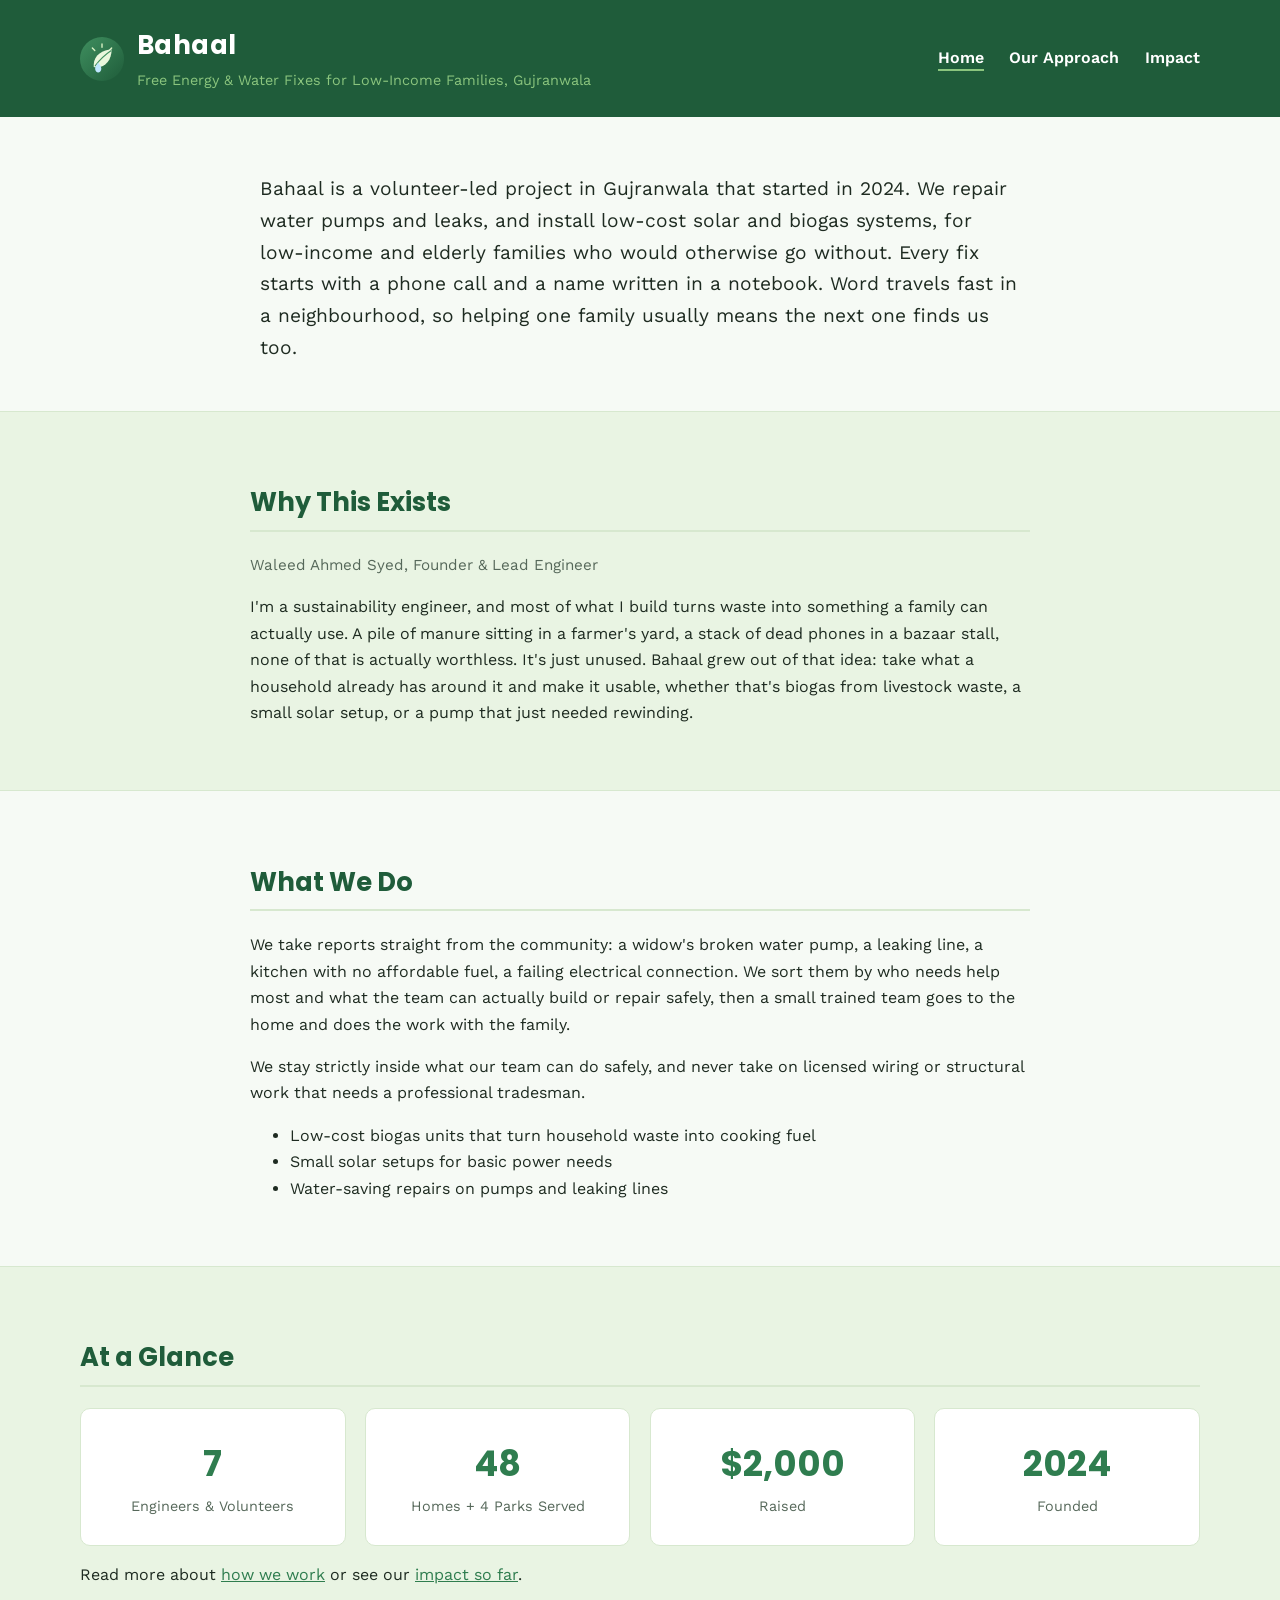
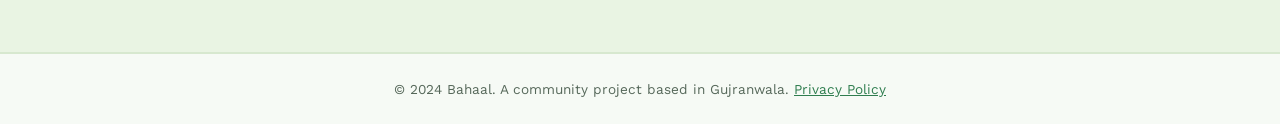
<file: index.html>
<!DOCTYPE html>
<html lang="en">
<head>
<meta charset="UTF-8">
<meta name="viewport" content="width=device-width, initial-scale=1.0">
<title>Bahaal - Free Energy & Water Fixes</title>
<meta name="description" content="Bahaal provides free solar, biogas, and water-saving fixes to low-income and elderly families in Gujranwala.">
<link rel="canonical" href="https://bahaalgrw.site/">
<meta property="og:title" content="Bahaal - Free Energy & Water Fixes">
<meta property="og:description" content="Bahaal provides free solar, biogas, and water-saving fixes to low-income and elderly families in Gujranwala.">
<meta property="og:image" content="https://bahaalgrw.site/og-image.png">
<meta property="og:url" content="https://bahaalgrw.site/">
<meta property="og:type" content="website">
<link rel="stylesheet" href="/style.css">
<link rel="icon" type="image/svg+xml" href="/logo.svg">
<script type="application/ld+json">
{
  "@context": "https://schema.org",
  "@type": "NGO",
  "name": "Bahaal",
  "url": "https://bahaalgrw.site/",
  "logo": "https://bahaalgrw.site/logo.svg",
  "foundingDate": "2024",
  "description": "Bahaal is a volunteer-led project in Gujranwala, Pakistan that repairs water pumps and leaks and installs low-cost solar and biogas systems for low-income and elderly families.",
  "areaServed": {
    "@type": "City",
    "name": "Gujranwala"
  }
}
</script>
</head>
<body>
<header>
  <div class="header-inner">
    <div class="brand">
      <img src="/logo.svg" alt="Bahaal logo">
      <div>
        <h1>Bahaal</h1>
        <p class="tagline">Free Energy & Water Fixes for Low-Income Families, Gujranwala</p>
      </div>
    </div>
    <nav>
      <ul>
        <li><a href="/" class="active">Home</a></li>
        <li><a href="/approach/">Our Approach</a></li>
        <li><a href="/impact/">Impact</a></li>
      </ul>
    </nav>
  </div>
</header>

<main>
  <section class="band hero">
    <p>
      Bahaal is a volunteer-led project in Gujranwala that started in 2024. We repair water pumps and
      leaks, and install low-cost solar and biogas systems, for low-income and elderly families who would
      otherwise go without. Every fix starts with a phone call and a name written in a notebook. Word
      travels fast in a neighbourhood, so helping one family usually means the next one finds us too.
    </p>
  </section>

  <section class="band band-alt">
    <div class="wrap-narrow">
      <h2>Why This Exists</h2>
      <p class="note">Waleed Ahmed Syed, Founder &amp; Lead Engineer</p>
      <p>
        I'm a sustainability engineer, and most of what I build turns waste into something a family can
        actually use. A pile of manure sitting in a farmer's yard, a stack of dead phones in a bazaar
        stall, none of that is actually worthless. It's just unused. Bahaal grew out of that idea: take
        what a household already has around it and make it usable, whether that's biogas from livestock
        waste, a small solar setup, or a pump that just needed rewinding.
      </p>
    </div>
  </section>

  <section class="band">
    <div class="wrap-narrow">
      <h2>What We Do</h2>
      <p>
        We take reports straight from the community: a widow's broken water pump, a leaking line, a
        kitchen with no affordable fuel, a failing electrical connection. We sort them by who needs help
        most and what the team can actually build or repair safely, then a small trained team goes to the
        home and does the work with the family.
      </p>
      <p>
        We stay strictly inside what our team can do safely, and never take on licensed wiring or
        structural work that needs a professional tradesman.
      </p>
      <ul>
        <li>Low-cost biogas units that turn household waste into cooking fuel</li>
        <li>Small solar setups for basic power needs</li>
        <li>Water-saving repairs on pumps and leaking lines</li>
      </ul>
    </div>
  </section>

  <section class="band band-alt">
    <div class="wrap">
      <h2>At a Glance</h2>
    </div>
    <div class="stats">
      <div class="stat-card">
        <span class="num">7</span>
        <span class="label">Engineers &amp; Volunteers</span>
      </div>
      <div class="stat-card">
        <span class="num">48</span>
        <span class="label">Homes + 4 Parks Served</span>
      </div>
      <div class="stat-card">
        <span class="num">$2,000</span>
        <span class="label">Raised</span>
      </div>
      <div class="stat-card">
        <span class="num">2024</span>
        <span class="label">Founded</span>
      </div>
    </div>
    <div class="wrap">
      <p>
        Read more about <a href="/approach/">how we work</a> or see our
        <a href="/impact/">impact so far</a>.
      </p>
    </div>
  </section>
</main>

<footer>
  &copy; 2024 Bahaal. A community project based in Gujranwala. <a href="/privacy/">Privacy Policy</a>
</footer>
</body>
</html>
</file>
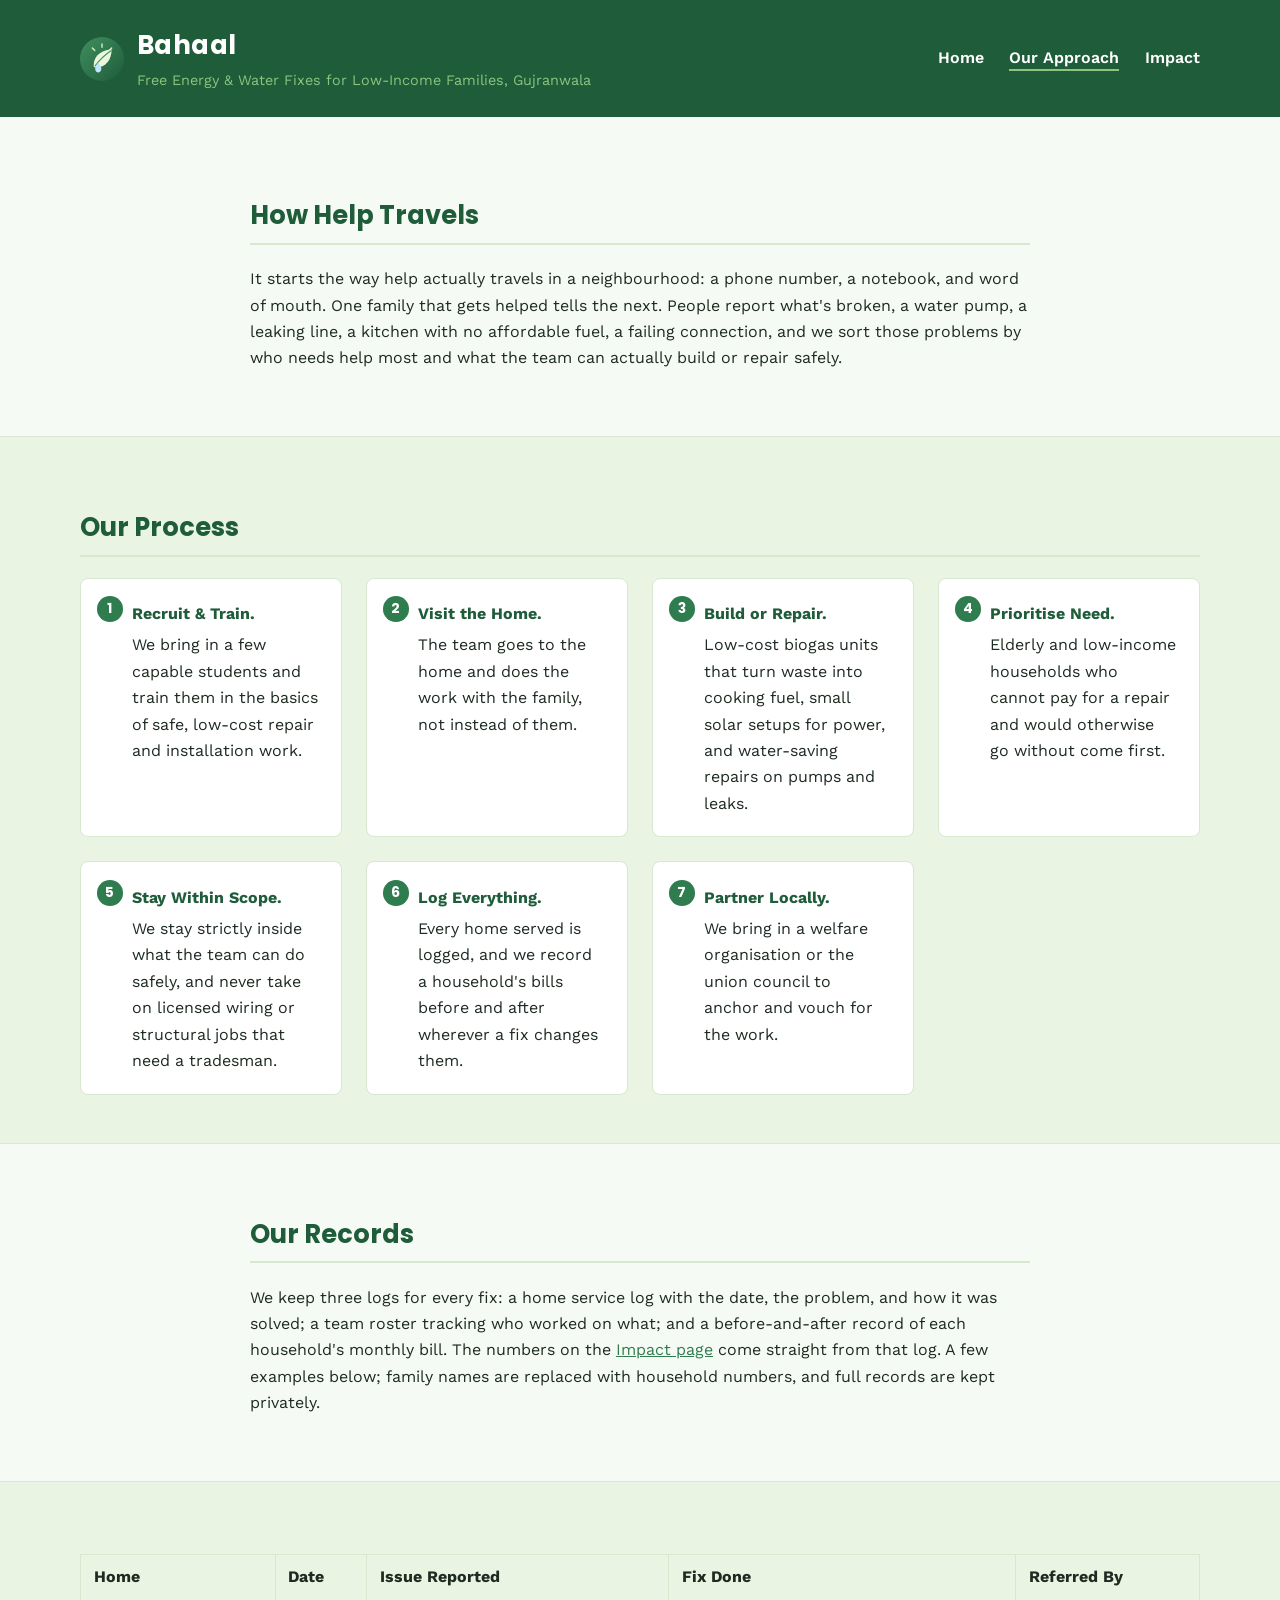
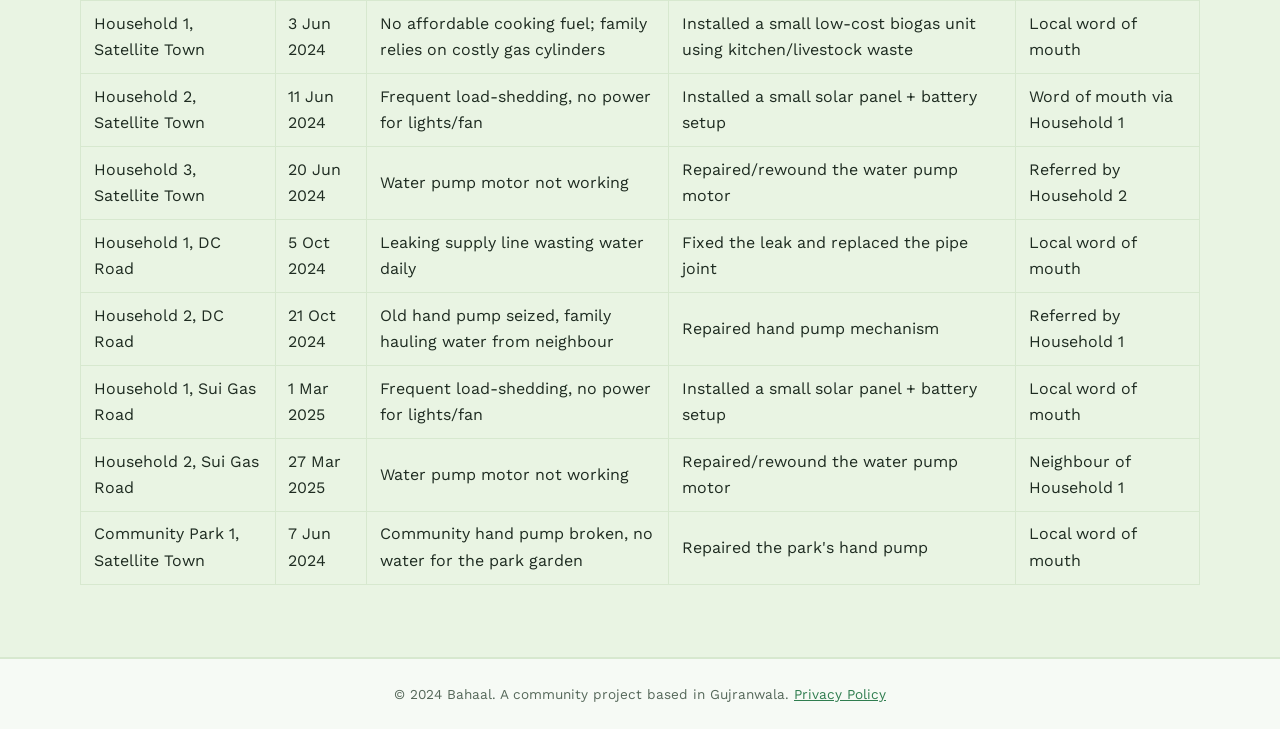
<file: approach/index.html>
<!DOCTYPE html>
<html lang="en">
<head>
<meta charset="UTF-8">
<meta name="viewport" content="width=device-width, initial-scale=1.0">
<title>Our Approach - Bahaal</title>
<meta name="description" content="How Bahaal finds families in need, trains volunteers, and does the repair work.">
<link rel="canonical" href="https://bahaalgrw.site/approach/">
<meta property="og:title" content="Our Approach - Bahaal">
<meta property="og:description" content="How Bahaal finds families in need, trains volunteers, and does the repair work.">
<meta property="og:image" content="https://bahaalgrw.site/og-image.png">
<meta property="og:url" content="https://bahaalgrw.site/approach/">
<meta property="og:type" content="website">
<link rel="stylesheet" href="/style.css">
<link rel="icon" type="image/svg+xml" href="/logo.svg">
<script type="application/ld+json">
{
  "@context": "https://schema.org",
  "@type": "NGO",
  "name": "Bahaal",
  "url": "https://bahaalgrw.site/",
  "logo": "https://bahaalgrw.site/logo.svg",
  "foundingDate": "2024",
  "description": "Bahaal is a volunteer-led project in Gujranwala, Pakistan that repairs water pumps and leaks and installs low-cost solar and biogas systems for low-income and elderly families.",
  "areaServed": {
    "@type": "City",
    "name": "Gujranwala"
  }
}
</script>
</head>
<body>
<header>
  <div class="header-inner">
    <div class="brand">
      <img src="/logo.svg" alt="Bahaal logo">
      <div>
        <h1>Bahaal</h1>
        <p class="tagline">Free Energy & Water Fixes for Low-Income Families, Gujranwala</p>
      </div>
    </div>
    <nav>
      <ul>
        <li><a href="/">Home</a></li>
        <li><a href="/approach/" class="active">Our Approach</a></li>
        <li><a href="/impact/">Impact</a></li>
      </ul>
    </nav>
  </div>
</header>

<main>
  <section class="band">
    <div class="wrap-narrow">
      <h2>How Help Travels</h2>
      <p>
        It starts the way help actually travels in a neighbourhood: a phone number, a notebook, and word
        of mouth. One family that gets helped tells the next. People report what's broken, a water pump, a
        leaking line, a kitchen with no affordable fuel, a failing connection, and we sort those problems
        by who needs help most and what the team can actually build or repair safely.
      </p>
    </div>
  </section>

  <section class="band band-alt">
    <div class="wrap">
      <h2>Our Process</h2>
    </div>
    <ol class="timeline">
      <li>
        <strong>Recruit &amp; Train.</strong> We bring in a few capable students and train them in the
        basics of safe, low-cost repair and installation work.
      </li>
      <li>
        <strong>Visit the Home.</strong> The team goes to the home and does the work with the family, not
        instead of them.
      </li>
      <li>
        <strong>Build or Repair.</strong> Low-cost biogas units that turn waste into cooking fuel, small
        solar setups for power, and water-saving repairs on pumps and leaks.
      </li>
      <li>
        <strong>Prioritise Need.</strong> Elderly and low-income households who cannot pay for a repair
        and would otherwise go without come first.
      </li>
      <li>
        <strong>Stay Within Scope.</strong> We stay strictly inside what the team can do safely, and never
        take on licensed wiring or structural jobs that need a tradesman.
      </li>
      <li>
        <strong>Log Everything.</strong> Every home served is logged, and we record a household's bills
        before and after wherever a fix changes them.
      </li>
      <li>
        <strong>Partner Locally.</strong> We bring in a welfare organisation or the union council to
        anchor and vouch for the work.
      </li>
    </ol>
  </section>

  <section class="band">
    <div class="wrap-narrow">
      <h2>Our Records</h2>
      <p>
        We keep three logs for every fix: a home service log with the date, the problem, and how it was
        solved; a team roster tracking who worked on what; and a before-and-after record of each
        household's monthly bill. The numbers on the <a href="/impact/">Impact page</a> come straight from
        that log. A few examples below; family names are replaced with household numbers, and full
        records are kept privately.
      </p>
    </div>
  </section>

  <section class="band band-alt">
    <div class="wrap">
      <div class="table-scroll">
        <table>
          <thead>
            <tr><th>Home</th><th>Date</th><th>Issue Reported</th><th>Fix Done</th><th>Referred By</th></tr>
          </thead>
          <tbody>
            <tr><td>Household 1, Satellite Town</td><td>3 Jun 2024</td><td>No affordable cooking fuel; family relies on costly gas cylinders</td><td>Installed a small low-cost biogas unit using kitchen/livestock waste</td><td>Local word of mouth</td></tr>
            <tr><td>Household 2, Satellite Town</td><td>11 Jun 2024</td><td>Frequent load-shedding, no power for lights/fan</td><td>Installed a small solar panel + battery setup</td><td>Word of mouth via Household 1</td></tr>
            <tr><td>Household 3, Satellite Town</td><td>20 Jun 2024</td><td>Water pump motor not working</td><td>Repaired/rewound the water pump motor</td><td>Referred by Household 2</td></tr>
            <tr><td>Household 1, DC Road</td><td>5 Oct 2024</td><td>Leaking supply line wasting water daily</td><td>Fixed the leak and replaced the pipe joint</td><td>Local word of mouth</td></tr>
            <tr><td>Household 2, DC Road</td><td>21 Oct 2024</td><td>Old hand pump seized, family hauling water from neighbour</td><td>Repaired hand pump mechanism</td><td>Referred by Household 1</td></tr>
            <tr><td>Household 1, Sui Gas Road</td><td>1 Mar 2025</td><td>Frequent load-shedding, no power for lights/fan</td><td>Installed a small solar panel + battery setup</td><td>Local word of mouth</td></tr>
            <tr><td>Household 2, Sui Gas Road</td><td>27 Mar 2025</td><td>Water pump motor not working</td><td>Repaired/rewound the water pump motor</td><td>Neighbour of Household 1</td></tr>
            <tr><td>Community Park 1, Satellite Town</td><td>7 Jun 2024</td><td>Community hand pump broken, no water for the park garden</td><td>Repaired the park's hand pump</td><td>Local word of mouth</td></tr>
          </tbody>
        </table>
      </div>
    </div>
  </section>
</main>

<footer>
  &copy; 2024 Bahaal. A community project based in Gujranwala. <a href="/privacy/">Privacy Policy</a>
</footer>
</body>
</html>
</file>
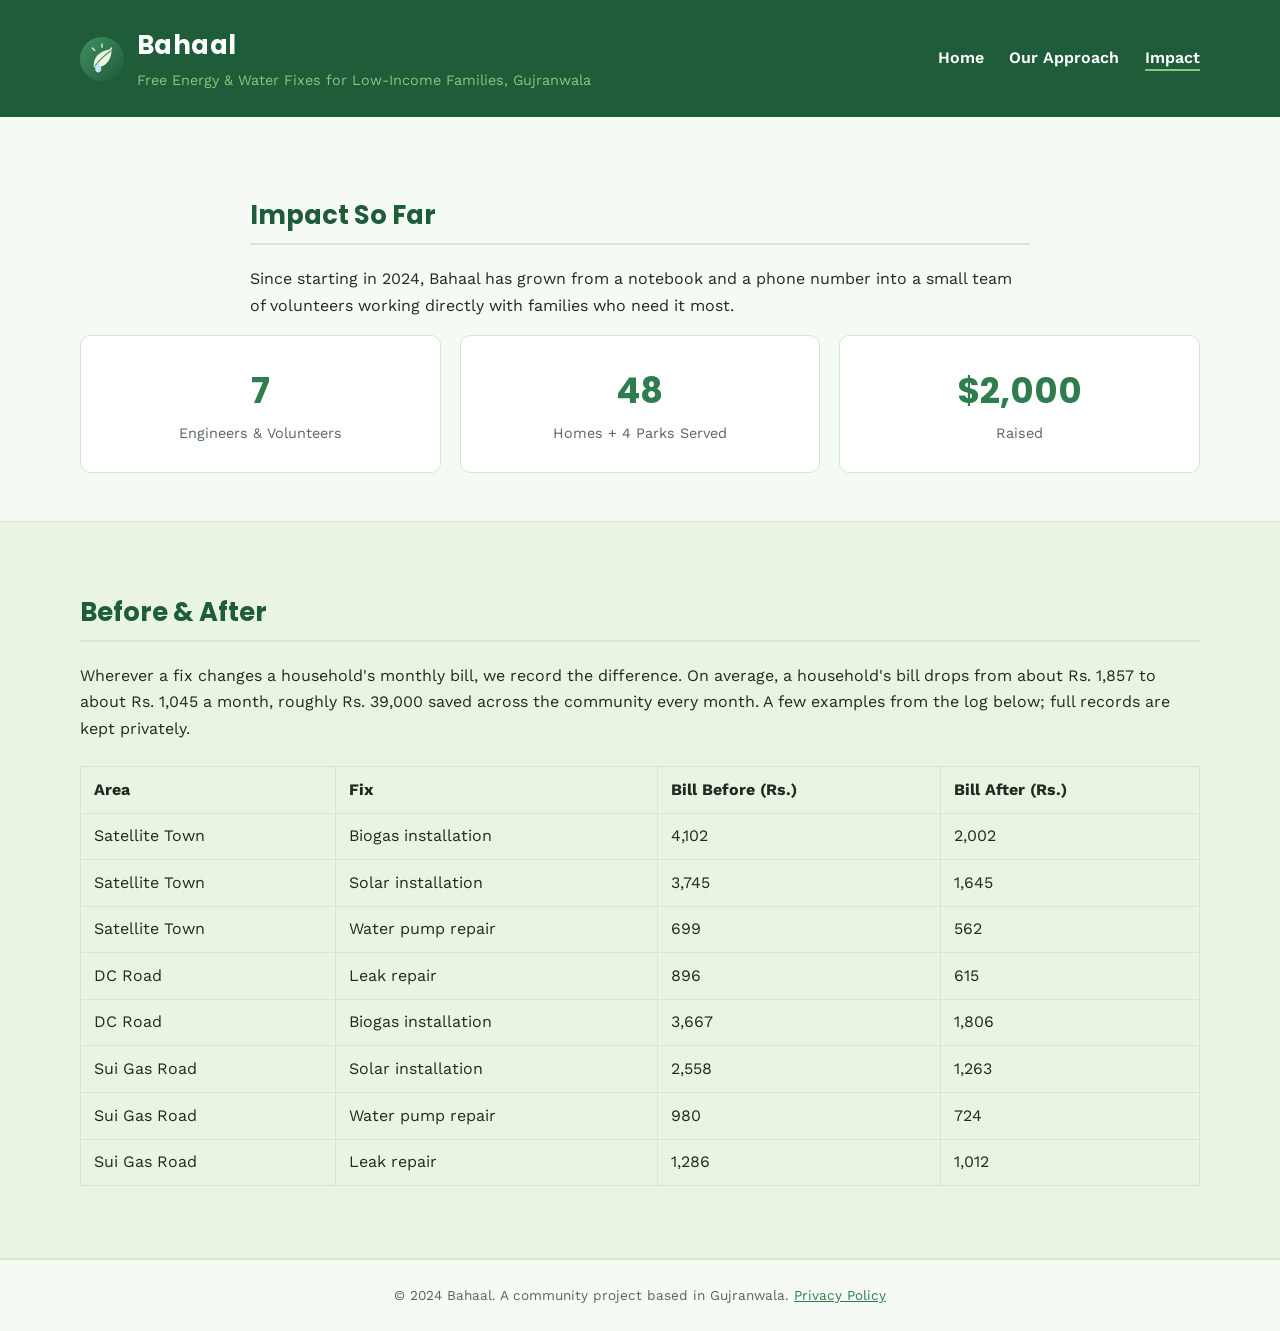
<file: impact/index.html>
<!DOCTYPE html>
<html lang="en">
<head>
<meta charset="UTF-8">
<meta name="viewport" content="width=device-width, initial-scale=1.0">
<title>Impact - Bahaal</title>
<meta name="description" content="Homes served, engineers involved, and funds raised by the Bahaal project.">
<link rel="canonical" href="https://bahaalgrw.site/impact/">
<meta property="og:title" content="Impact - Bahaal">
<meta property="og:description" content="Homes served, engineers involved, and funds raised by the Bahaal project.">
<meta property="og:image" content="https://bahaalgrw.site/og-image.png">
<meta property="og:url" content="https://bahaalgrw.site/impact/">
<meta property="og:type" content="website">
<link rel="stylesheet" href="/style.css">
<link rel="icon" type="image/svg+xml" href="/logo.svg">
<script type="application/ld+json">
{
  "@context": "https://schema.org",
  "@type": "NGO",
  "name": "Bahaal",
  "url": "https://bahaalgrw.site/",
  "logo": "https://bahaalgrw.site/logo.svg",
  "foundingDate": "2024",
  "description": "Bahaal is a volunteer-led project in Gujranwala, Pakistan that repairs water pumps and leaks and installs low-cost solar and biogas systems for low-income and elderly families.",
  "areaServed": {
    "@type": "City",
    "name": "Gujranwala"
  }
}
</script>
</head>
<body>
<header>
  <div class="header-inner">
    <div class="brand">
      <img src="/logo.svg" alt="Bahaal logo">
      <div>
        <h1>Bahaal</h1>
        <p class="tagline">Free Energy & Water Fixes for Low-Income Families, Gujranwala</p>
      </div>
    </div>
    <nav>
      <ul>
        <li><a href="/">Home</a></li>
        <li><a href="/approach/">Our Approach</a></li>
        <li><a href="/impact/" class="active">Impact</a></li>
      </ul>
    </nav>
  </div>
</header>

<main>
  <section class="band">
    <div class="wrap-narrow">
      <h2>Impact So Far</h2>
      <p>
        Since starting in 2024, Bahaal has grown from a notebook and a phone number into a small team of
        volunteers working directly with families who need it most.
      </p>
    </div>
    <div class="stats">
      <div class="stat-card">
        <span class="num">7</span>
        <span class="label">Engineers &amp; Volunteers</span>
      </div>
      <div class="stat-card">
        <span class="num">48</span>
        <span class="label">Homes + 4 Parks Served</span>
      </div>
      <div class="stat-card">
        <span class="num">$2,000</span>
        <span class="label">Raised</span>
      </div>
    </div>
  </section>

  <section class="band band-alt">
    <div class="wrap">
      <h2>Before &amp; After</h2>
      <p>
        Wherever a fix changes a household's monthly bill, we record the difference. On average, a
        household's bill drops from about Rs. 1,857 to about Rs. 1,045 a month, roughly Rs. 39,000 saved
        across the community every month. A few examples from the log below; full records are kept
        privately.
      </p>

      <div class="table-scroll">
      <table>
        <thead>
          <tr>
            <th>Area</th>
            <th>Fix</th>
            <th>Bill Before (Rs.)</th>
            <th>Bill After (Rs.)</th>
          </tr>
        </thead>
        <tbody>
          <tr><td>Satellite Town</td><td>Biogas installation</td><td>4,102</td><td>2,002</td></tr>
          <tr><td>Satellite Town</td><td>Solar installation</td><td>3,745</td><td>1,645</td></tr>
          <tr><td>Satellite Town</td><td>Water pump repair</td><td>699</td><td>562</td></tr>
          <tr><td>DC Road</td><td>Leak repair</td><td>896</td><td>615</td></tr>
          <tr><td>DC Road</td><td>Biogas installation</td><td>3,667</td><td>1,806</td></tr>
          <tr><td>Sui Gas Road</td><td>Solar installation</td><td>2,558</td><td>1,263</td></tr>
          <tr><td>Sui Gas Road</td><td>Water pump repair</td><td>980</td><td>724</td></tr>
          <tr><td>Sui Gas Road</td><td>Leak repair</td><td>1,286</td><td>1,012</td></tr>
        </tbody>
      </table>
      </div>
    </div>
  </section>
</main>

<footer>
  &copy; 2024 Bahaal. A community project based in Gujranwala. <a href="/privacy/">Privacy Policy</a>
</footer>
</body>
</html>
</file>
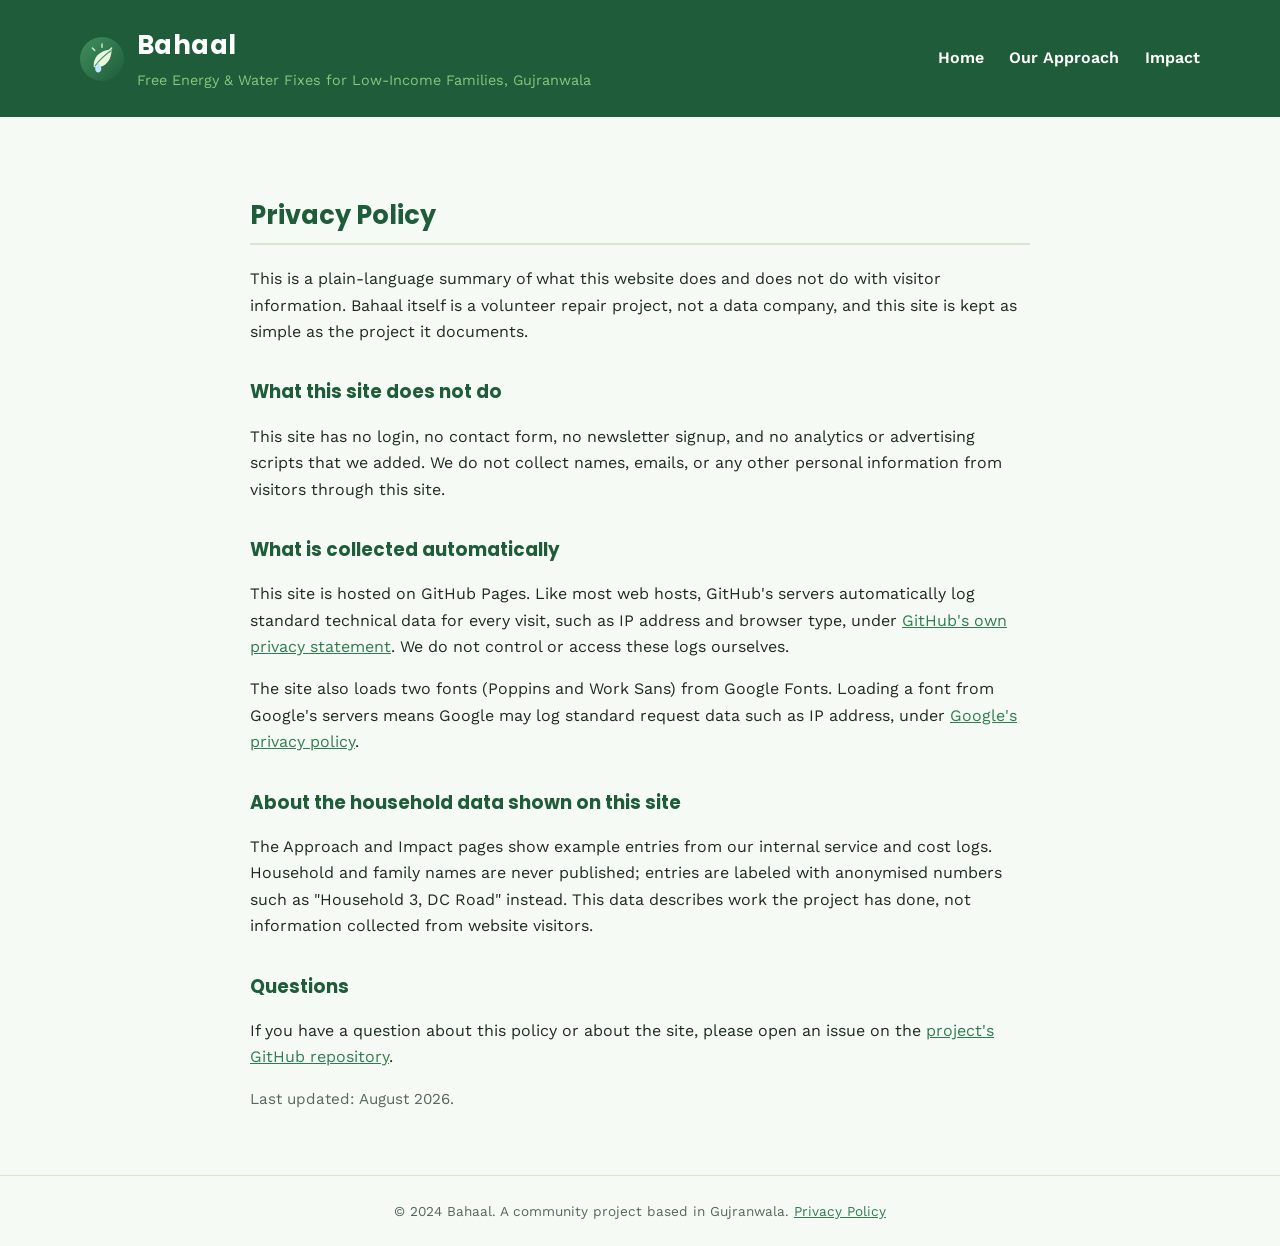
<file: privacy/index.html>
<!DOCTYPE html>
<html lang="en">
<head>
<meta charset="UTF-8">
<meta name="viewport" content="width=device-width, initial-scale=1.0">
<title>Privacy Policy - Bahaal</title>
<meta name="description" content="What information the Bahaal website collects, why, and how to ask questions about it.">
<link rel="canonical" href="https://bahaalgrw.site/privacy/">
<meta property="og:title" content="Privacy Policy - Bahaal">
<meta property="og:description" content="What information the Bahaal website collects, why, and how to ask questions about it.">
<meta property="og:image" content="https://bahaalgrw.site/og-image.png">
<meta property="og:url" content="https://bahaalgrw.site/privacy/">
<meta property="og:type" content="website">
<link rel="stylesheet" href="/style.css">
<link rel="icon" type="image/svg+xml" href="/logo.svg">
<script type="application/ld+json">
{
  "@context": "https://schema.org",
  "@type": "NGO",
  "name": "Bahaal",
  "url": "https://bahaalgrw.site/",
  "logo": "https://bahaalgrw.site/logo.svg",
  "foundingDate": "2024",
  "description": "Bahaal is a volunteer-led project in Gujranwala, Pakistan that repairs water pumps and leaks and installs low-cost solar and biogas systems for low-income and elderly families.",
  "areaServed": {
    "@type": "City",
    "name": "Gujranwala"
  }
}
</script>
</head>
<body>
<header>
  <div class="header-inner">
    <div class="brand">
      <img src="/logo.svg" alt="Bahaal logo">
      <div>
        <h1>Bahaal</h1>
        <p class="tagline">Free Energy & Water Fixes for Low-Income Families, Gujranwala</p>
      </div>
    </div>
    <nav>
      <ul>
        <li><a href="/">Home</a></li>
        <li><a href="/approach/">Our Approach</a></li>
        <li><a href="/impact/">Impact</a></li>
      </ul>
    </nav>
  </div>
</header>

<main>
  <section class="band">
    <div class="wrap-narrow">
      <h2>Privacy Policy</h2>
      <p>
        This is a plain-language summary of what this website does and does not do with visitor
        information. Bahaal itself is a volunteer repair project, not a data company, and this site is
        kept as simple as the project it documents.
      </p>

      <h3>What this site does not do</h3>
      <p>
        This site has no login, no contact form, no newsletter signup, and no analytics or advertising
        scripts that we added. We do not collect names, emails, or any other personal information from
        visitors through this site.
      </p>

      <h3>What is collected automatically</h3>
      <p>
        This site is hosted on GitHub Pages. Like most web hosts, GitHub's servers automatically log
        standard technical data for every visit, such as IP address and browser type, under
        <a href="https://docs.github.com/site-policy/privacy-policies/github-general-privacy-statement" target="_blank" rel="noopener">GitHub's own privacy statement</a>.
        We do not control or access these logs ourselves.
      </p>
      <p>
        The site also loads two fonts (Poppins and Work Sans) from Google Fonts. Loading a font from
        Google's servers means Google may log standard request data such as IP address, under
        <a href="https://policies.google.com/privacy" target="_blank" rel="noopener">Google's privacy policy</a>.
      </p>

      <h3>About the household data shown on this site</h3>
      <p>
        The Approach and Impact pages show example entries from our internal service and cost logs.
        Household and family names are never published; entries are labeled with anonymised numbers such
        as "Household 3, DC Road" instead. This data describes work the project has done, not
        information collected from website visitors.
      </p>

      <h3>Questions</h3>
      <p>
        If you have a question about this policy or about the site, please open an issue on the
        <a href="https://github.com/waleedsdevarc/bahaal-website" target="_blank" rel="noopener">project's GitHub repository</a>.
      </p>

      <p class="note">Last updated: August 2026.</p>
    </div>
  </section>
</main>

<footer>
  &copy; 2024 Bahaal. A community project based in Gujranwala. <a href="/privacy/">Privacy Policy</a>
</footer>
</body>
</html>
</file>
<file: style.css>
@import url('https://fonts.googleapis.com/css2?family=Poppins:wght@600;700&family=Work+Sans:wght@400;500;600&display=swap');

:root {
  --bg: #f6faf5;
  --bg-alt: #e9f4e3;
  --text: #1e2b21;
  --text-muted: #56685a;
  --accent: #2f7d4f;
  --accent-dark: #1f5c3a;
  --accent-light: #8bc57e;
  --card: #ffffff;
  --border: #d7e8cf;
  --wrap: 1120px;
}

* {
  box-sizing: border-box;
}

html, body {
  width: 100%;
}

body {
  margin: 0;
  font-family: 'Work Sans', system-ui, sans-serif;
  background: var(--bg);
  color: var(--text);
  line-height: 1.65;
}

h1, h2 {
  font-family: 'Poppins', system-ui, sans-serif;
}

main a, footer a {
  color: var(--accent);
}

main a:hover, footer a:hover {
  color: var(--accent-dark);
}

header {
  background: var(--accent-dark);
  color: #fff;
  padding: 1.5rem 2rem;
}

.header-inner {
  max-width: var(--wrap);
  margin: 0 auto;
  display: flex;
  flex-wrap: wrap;
  align-items: center;
  justify-content: space-between;
  gap: 1rem;
}

.brand {
  display: flex;
  align-items: center;
  gap: 0.8rem;
}

.brand img {
  width: 44px;
  height: 44px;
  flex-shrink: 0;
}

header h1 {
  margin: 0;
  font-size: 1.6rem;
  letter-spacing: 0.02em;
}

header .tagline {
  margin: 0.2rem 0 0;
  font-size: 0.9rem;
  color: var(--accent-light);
}

nav ul {
  list-style: none;
  display: flex;
  gap: 1.6rem;
  margin: 0;
  padding: 0;
}

nav a {
  color: #fff;
  text-decoration: none;
  font-weight: 600;
  border-bottom: 2px solid transparent;
  padding-bottom: 2px;
}

nav a:hover,
nav a.active {
  border-bottom-color: var(--accent-light);
}

/* Full-bleed color bands, each with a constrained inner wrapper */
.band {
  width: 100%;
  padding: 3rem 2rem;
}

.band-alt {
  background: var(--bg-alt);
  border-top: 1px solid var(--border);
  border-bottom: 1px solid var(--border);
}

.wrap {
  max-width: var(--wrap);
  margin: 0 auto;
}

.wrap-narrow {
  max-width: 780px;
  margin: 0 auto;
}

main {
  display: block;
  width: 100%;
}

main > .band:first-child {
  padding-top: 3.5rem;
}

h2 {
  color: var(--accent-dark);
  border-bottom: 2px solid var(--border);
  padding-bottom: 0.4rem;
  font-size: 1.6rem;
}

h3 {
  font-family: 'Poppins', system-ui, sans-serif;
  color: var(--accent-dark);
  font-size: 1.15rem;
  margin: 2rem 0 0.6rem;
}

table + h3 {
  margin-top: 2.5rem;
}

.hero p {
  font-size: 1.2rem;
  max-width: 760px;
  margin: 0 auto;
}

.two-col {
  display: grid;
  grid-template-columns: 1.2fr 1fr;
  gap: 2.5rem;
  align-items: start;
  max-width: var(--wrap);
  margin: 0 auto;
}

.two-col ul {
  margin: 0;
  padding-left: 1.2rem;
  background: var(--card);
  border: 1px solid var(--border);
  border-radius: 10px;
  padding: 1.5rem 1.5rem 1.5rem 2.2rem;
}

.two-col li {
  margin-bottom: 0.6rem;
}

.stats {
  display: grid;
  grid-template-columns: repeat(auto-fit, minmax(180px, 1fr));
  gap: 1.2rem;
  max-width: var(--wrap);
  margin: 0 auto;
}

.stat-card {
  background: var(--card);
  border: 1px solid var(--border);
  border-radius: 10px;
  padding: 1.6rem 1.2rem;
  text-align: center;
}

.stat-card .num {
  font-family: 'Poppins', system-ui, sans-serif;
  font-size: 2.2rem;
  font-weight: 700;
  color: var(--accent);
  display: block;
}

.stat-card .label {
  font-size: 0.9rem;
  color: var(--text-muted);
}

.placeholder {
  background: var(--bg-alt);
  border: 1px dashed var(--border);
  border-radius: 10px;
  padding: 1.5rem;
  color: var(--text-muted);
  text-align: center;
  font-style: italic;
  margin: 1rem 0;
}

.timeline {
  counter-reset: step;
  padding-left: 0;
  list-style: none;
  display: grid;
  grid-template-columns: repeat(auto-fit, minmax(260px, 1fr));
  gap: 1.5rem;
  max-width: var(--wrap);
  margin: 0 auto;
}

.timeline li {
  counter-increment: step;
  position: relative;
  margin: 0;
  padding: 1.4rem 1.4rem 1.2rem 3.2rem;
  background: var(--card);
  border: 1px solid var(--border);
  border-radius: 8px;
}

.timeline li::before {
  content: counter(step);
  position: absolute;
  top: 1.1rem;
  left: 1rem;
  width: 1.6rem;
  height: 1.6rem;
  border-radius: 50%;
  background: var(--accent);
  color: #fff;
  font-family: 'Poppins', system-ui, sans-serif;
  font-size: 0.85rem;
  font-weight: 700;
  display: flex;
  align-items: center;
  justify-content: center;
}

.timeline strong {
  color: var(--accent-dark);
  display: block;
  margin-bottom: 0.3rem;
}

footer {
  text-align: center;
  padding: 1.5rem 1rem;
  color: var(--text-muted);
  font-size: 0.85rem;
  border-top: 1px solid var(--border);
}

.table-scroll {
  overflow-x: auto;
  max-width: var(--wrap);
  margin: 1.5rem 0;
}

table {
  width: 100%;
  border-collapse: collapse;
  max-width: var(--wrap);
}

.table-scroll table {
  margin: 0;
}

.note {
  color: var(--text-muted);
  font-size: 0.95rem;
}

th, td {
  border: 1px solid var(--border);
  padding: 0.6rem 0.8rem;
  text-align: left;
}

th {
  background: var(--bg-alt);
}

@media (max-width: 800px) {
  .two-col {
    grid-template-columns: 1fr;
  }
  header {
    padding: 1.2rem;
  }
  .band {
    padding: 2rem 1.2rem;
  }
}
</file>
